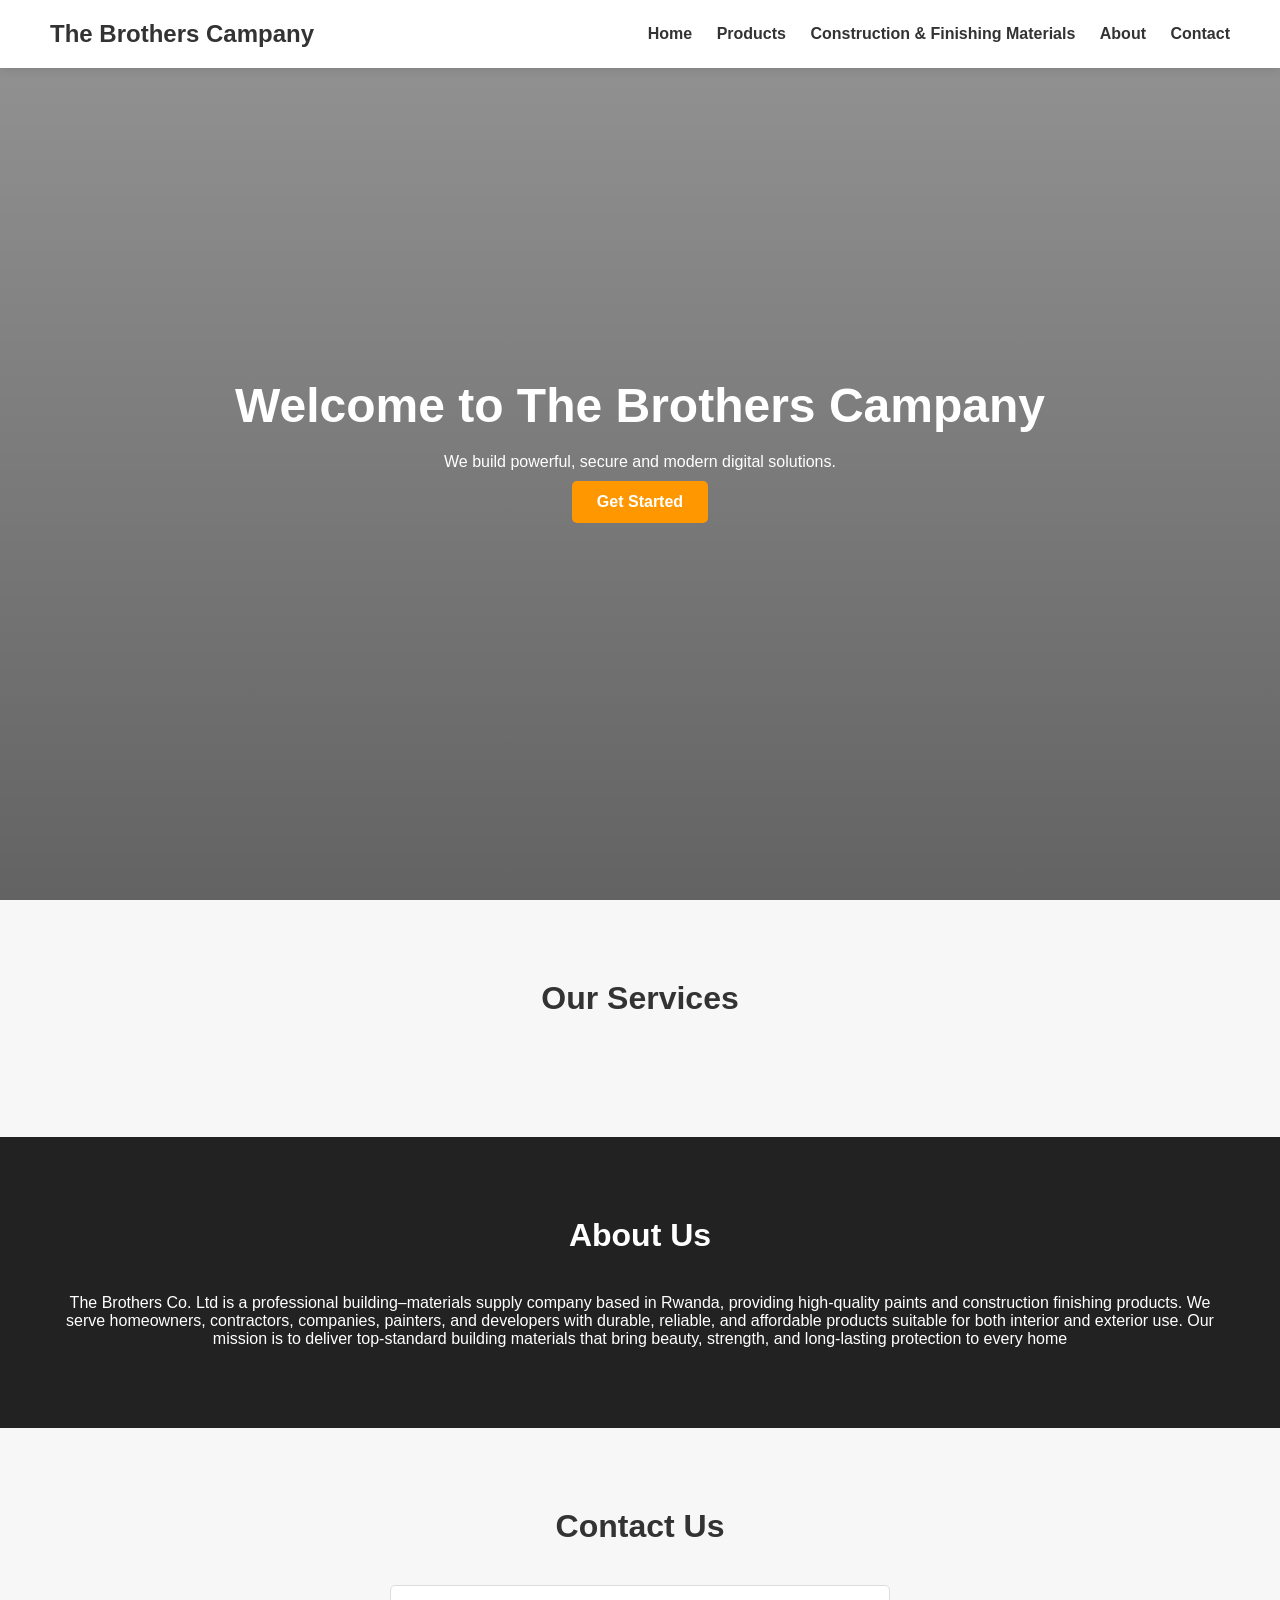
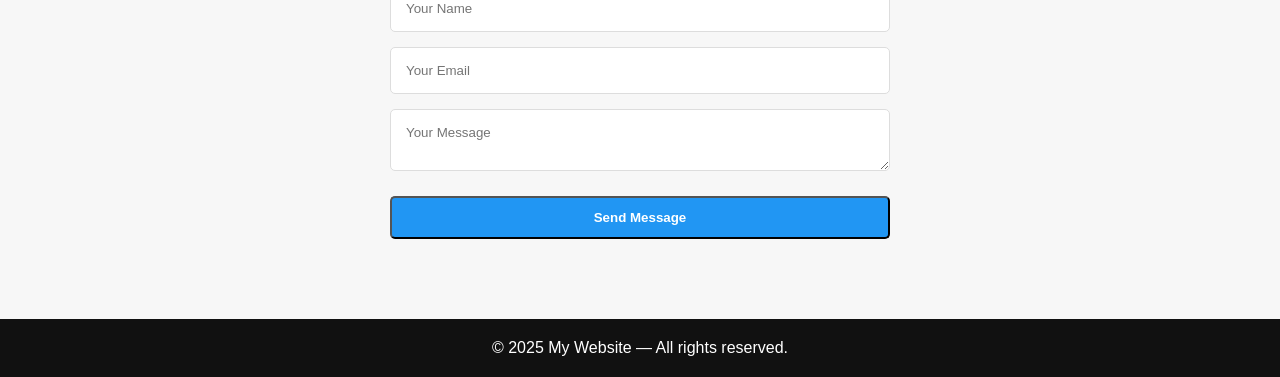
<file: index.html>
<!DOCTYPE html>
<html lang="en">
<head>
    <meta charset="UTF-8" />
    <meta name="viewport" content="width=device-width, initial-scale=1.0" />
    <title>The Brothers Campany</title>
    <link rel="stylesheet" href="index.css" />
</head>

<body>
    <!-- NAVBAR -->
    <header class="navbar">
        <h2 class="logo">The Brothers Campany</h2>
        <nav>
            <a href="#home">Home</a>
          <a href="product.html">Products</a>
          <a href="construction.html">Construction & Finishing Materials</a>
            <a href="#about">About</a>

            <a href="#contact">Contact</a>
        </nav>
    </header>

    <!-- HERO SECTION -->
    <section id="home" class="hero">
        <div class="hero-text">
            <h1>Welcome to The Brothers Campany</h1>
            <p>We build powerful, secure and modern digital solutions.</p>
            <a href="#services" class="btn">Get Started</a>
        </div>
    </section>

    <!-- SERVICES SECTION -->
    <section id="services" class="section">
        <h2 class="section-title">Our Services</h2>

        
    </section>

    <!-- ABOUT SECTION -->
    <section id="about" class="section dark">
        <h2 class="section-title">About Us</h2>
        <p class="about-text">
           The Brothers Co. Ltd is a professional building–materials supply company based in Rwanda, providing high-quality paints and construction finishing products.
We serve homeowners, contractors, companies, painters, and developers with durable, reliable, and affordable products suitable for both interior and exterior use.

Our mission is to deliver top-standard building materials that bring beauty, strength, and long-lasting protection to every home
        </p>
    </section>

    <!-- CONTACT SECTION -->
    <section id="contact" class="section">
        <h2 class="section-title">Contact Us</h2>

        <form class="contact-form">
            <input type="text" placeholder="Your Name" required />
            <input type="email" placeholder="Your Email" required />
            <textarea placeholder="Your Message" required></textarea>
            <button type="submit" class="btn">Send Message</button>
        </form>
    </section>

    <!-- FOOTER -->
    <footer class="footer">
        <p>© 2025 My Website — All rights reserved.</p>
    </footer>
</body>
</html>
</file>
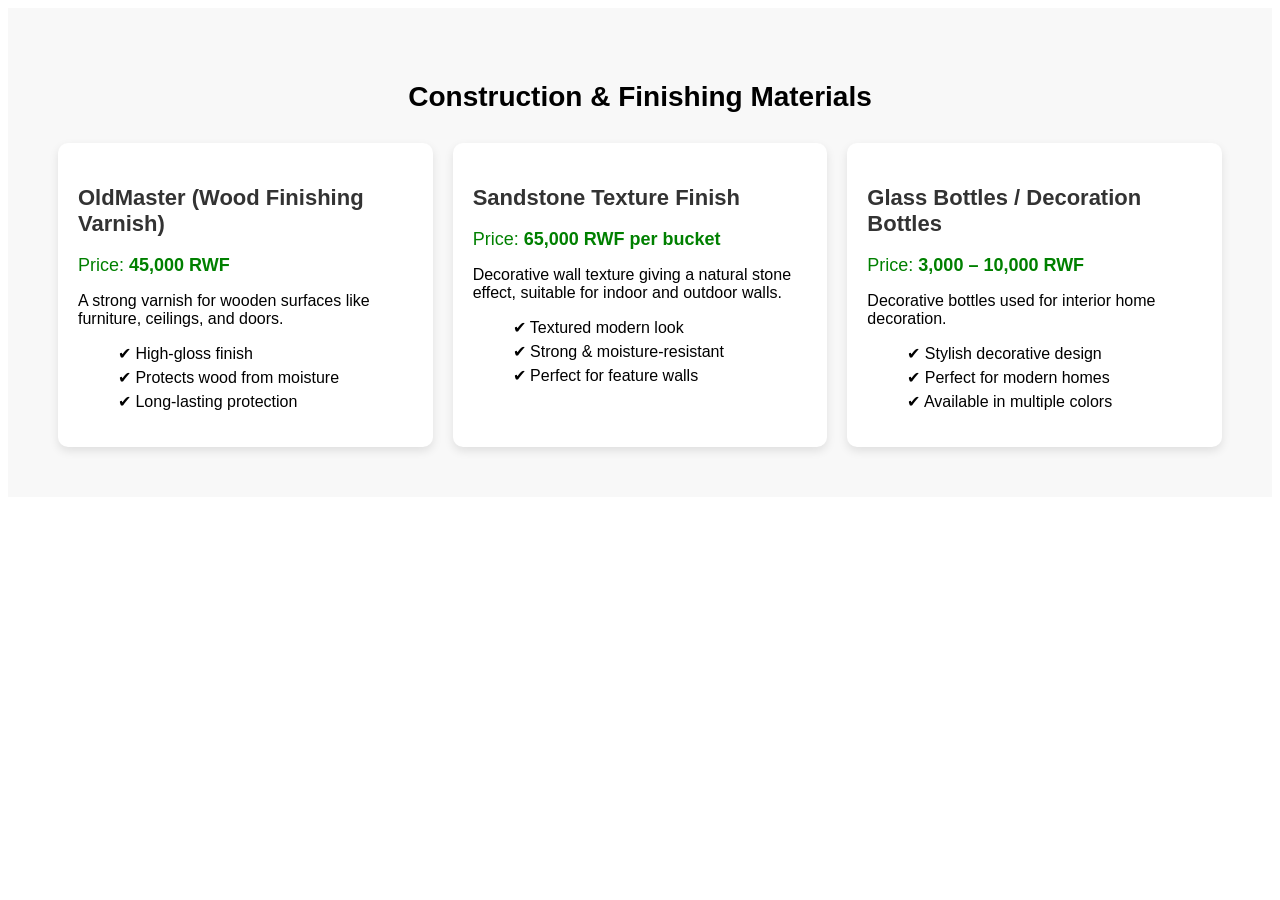
<file: construction.html>
<!DOCTYPE html>
<html lang="en">
<head>
    <meta charset="UTF-8">
    <meta name="viewport" content="width=device-width, initial-scale=1.0">
    <title>Construction & Finishing Materials</title>

    <style>
        .products-section {
            padding: 50px;
            background: #f8f8f8;
            font-family: Arial, sans-serif;
        }

        .section-title {
            text-align: center;
            font-size: 28px;
            margin-bottom: 30px;
            font-weight: bold;
        }

        .products-container {
            display: grid;
            grid-template-columns: repeat(auto-fit, minmax(280px, 1fr));
            gap: 20px;
        }

        .product-card {
            background: #fff;
            padding: 20px;
            border-radius: 10px;
            box-shadow: 0 4px 10px rgba(0,0,0,0.1);
        }

        .product-card h3 {
            margin-bottom: 10px;
            font-size: 22px;
            color: #333;
        }

        .price {
            font-size: 18px;
            color: #008000;
            margin-bottom: 10px;
        }

        .features li {
            margin: 5px 0;
            list-style: none;
        }
    </style>
</head>

<body>

<!-- Construction & Finishing Materials -->
<section class="products-section">
    <h2 class="section-title">Construction & Finishing Materials</h2>

    <div class="products-container">

        <!-- 6️⃣ OldMaster Wood Finishing Varnish -->
        <div class="product-card">
            <h3>OldMaster (Wood Finishing Varnish)</h3>
            <p class="price">Price: <strong>45,000 RWF</strong></p>
            <p>A strong varnish for wooden surfaces like furniture, ceilings, and doors.</p>

            <ul class="features">
                <li>✔ High-gloss finish</li>
                <li>✔ Protects wood from moisture</li>
                <li>✔ Long-lasting protection</li>
            </ul>
        </div>

        <!-- 7️⃣ Sandstone Texture Finish -->
        <div class="product-card">
            <h3>Sandstone Texture Finish</h3>
            <p class="price">Price: <strong>65,000 RWF per bucket</strong></p>
            <p>Decorative wall texture giving a natural stone effect, suitable for indoor and outdoor walls.</p>

            <ul class="features">
                <li>✔ Textured modern look</li>
                <li>✔ Strong & moisture-resistant</li>
                <li>✔ Perfect for feature walls</li>
            </ul>
        </div>

        <!-- 8️⃣ Glass Decoration Bottles -->
        <div class="product-card">
            <h3>Glass Bottles / Decoration Bottles</h3>
            <p class="price">Price: <strong>3,000 – 10,000 RWF</strong></p>
            <p>Decorative bottles used for interior home decoration.</p>

            <ul class="features">
                <li>✔ Stylish decorative design</li>
                <li>✔ Perfect for modern homes</li>
                <li>✔ Available in multiple colors</li>
            </ul>
        </div>

    </div>
</section>

</body>
</html>
</file>
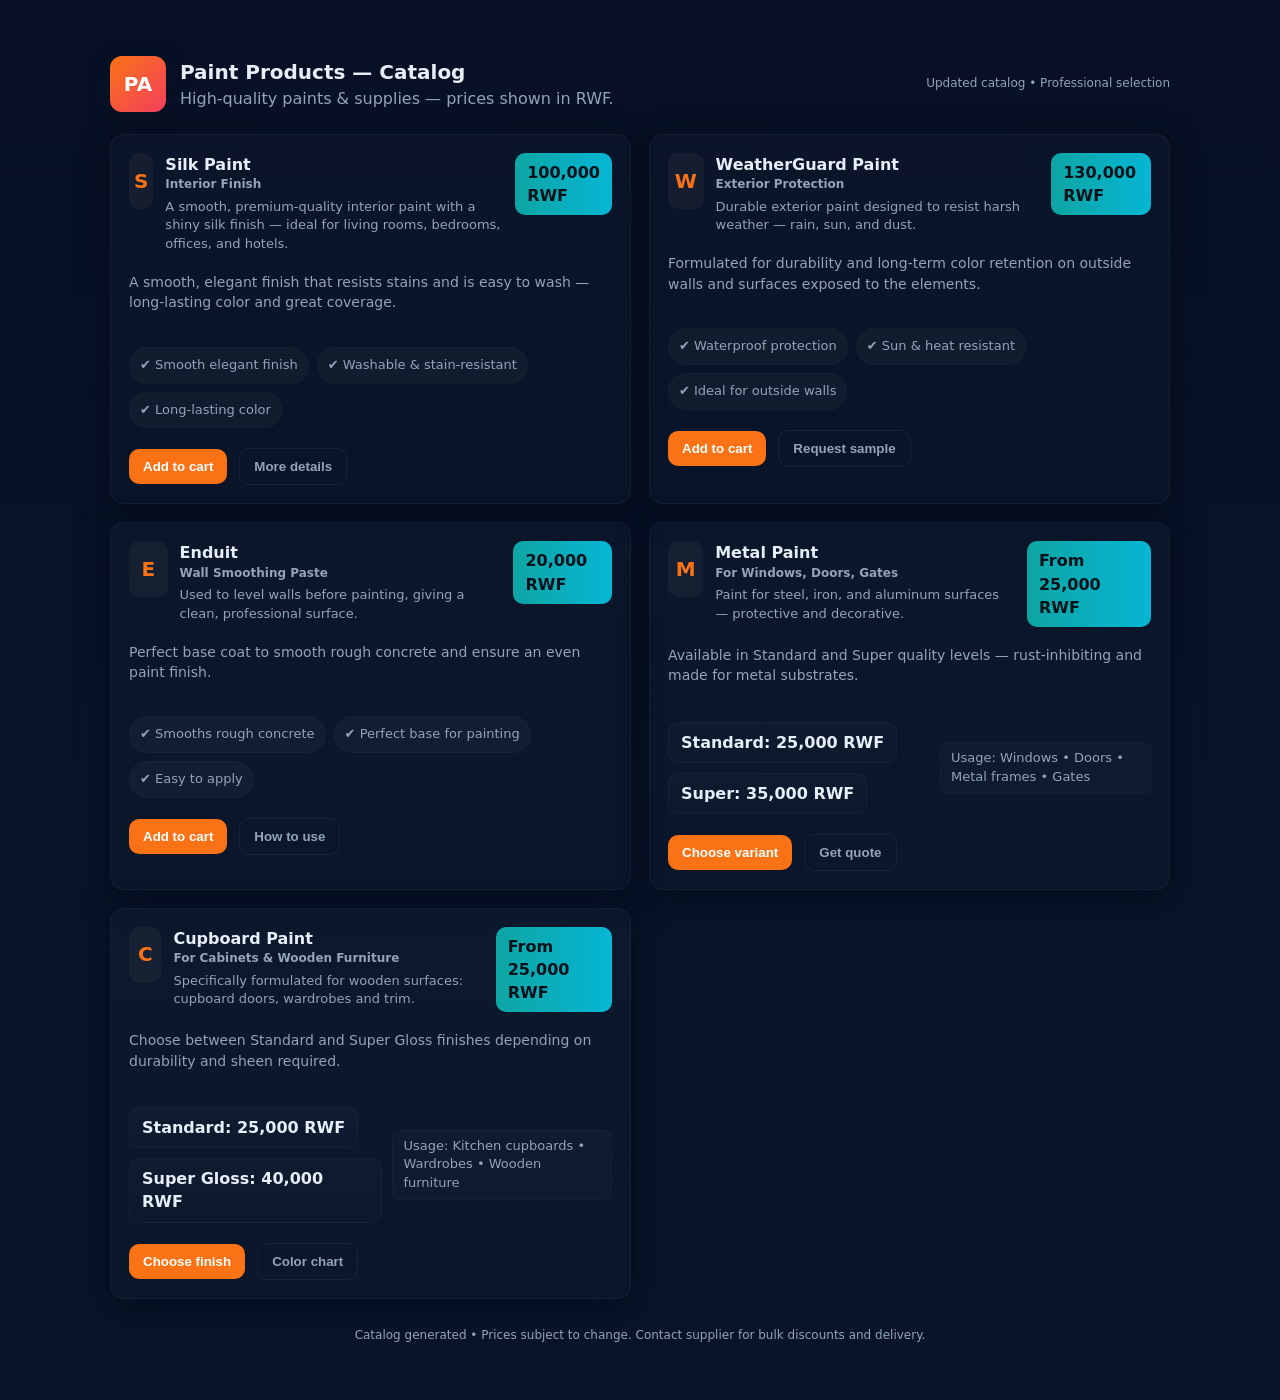
<file: product.html>
<!doctype html>
<html lang="en">
<head>
  <meta charset="utf-8" />
  <meta name="viewport" content="width=device-width,initial-scale=1" />
  <title>Paint Products Catalog</title>
  <style>
    :root{
      --bg:#0f1724; --card:#0b1220; --muted:#94a3b8; --accent:#f97316; --glass: rgba(255,255,255,0.04);
      --card-radius:14px;
      font-family: Inter, ui-sans-serif, system-ui, -apple-system, "Segoe UI", Roboto, "Helvetica Neue", Arial;
    }
    *{box-sizing:border-box}
    body{margin:0;background:linear-gradient(180deg,#071024 0%, #081428 60%);color:#e6eef8;line-height:1.45}
    .container{max-width:1100px;margin:36px auto;padding:20px}

    header{display:flex;align-items:center;justify-content:space-between;gap:12px}
    .brand{display:flex;gap:14px;align-items:center}
    .logo{width:56px;height:56px;border-radius:12px;background:linear-gradient(135deg,var(--accent),#f43f5e);display:flex;align-items:center;justify-content:center;font-weight:700;color:white;font-size:20px;box-shadow:0 6px 20px rgba(15,20,36,0.6)}
    h1{font-size:20px;margin:0}
    p.lead{margin:0;color:var(--muted)}

    .grid{display:grid;grid-template-columns:repeat(2,1fr);gap:18px;margin-top:22px}
    @media (max-width:820px){.grid{grid-template-columns:1fr}}

    .card{background:linear-gradient(180deg, rgba(255,255,255,0.02), rgba(255,255,255,0.01));border:1px solid rgba(255,255,255,0.04);padding:18px;border-radius:var(--card-radius);box-shadow:0 6px 30px rgba(2,6,23,0.6);display:flex;flex-direction:column;gap:12px}

    .card .top{display:flex;align-items:flex-start;gap:12px}
    .icon{width:56px;height:56px;border-radius:10px;display:grid;place-items:center;background:var(--glass);color:var(--accent);font-weight:700;font-size:20px}
    .title{font-size:16px;margin:0}
    .subtitle{color:var(--muted);font-size:13px;margin-top:4px}

    .price{margin-left:auto;font-weight:800;background:linear-gradient(90deg,#0ea5a3,#06b6d4);padding:8px 12px;border-radius:10px;color:#02111a}

    .desc{color:var(--muted);font-size:14px;margin-top:6px}

    .features{display:flex;flex-wrap:wrap;gap:8px;margin-top:8px}
    .chip{background:rgba(255,255,255,0.03);padding:8px 10px;border-radius:999px;border:1px solid rgba(255,255,255,0.02);font-size:13px;color:var(--muted)}

    .meta{display:flex;gap:10px;align-items:center;margin-top:10px}
    .tag{font-size:13px;padding:6px 10px;border-radius:8px;background:rgba(255,255,255,0.02);border:1px solid rgba(255,255,255,0.02);color:var(--muted)}

    .footer{display:flex;gap:12px;align-items:center;margin-top:8px}
    .btn{background:var(--accent);color:white;padding:10px 14px;border-radius:10px;border:none;cursor:pointer;font-weight:700}
    .btn.ghost{background:transparent;border:1px solid rgba(255,255,255,0.06);color:var(--muted)}

    /* special layout for multi-price products */
    .prices-grid{display:flex;gap:10px;flex-wrap:wrap}
    .price-card{background:linear-gradient(180deg, rgba(255,255,255,0.02), rgba(255,255,255,0.01));padding:8px 12px;border-radius:10px;border:1px solid rgba(255,255,255,0.03);font-weight:700}

    /* small print */
    small{display:block;color:var(--muted);font-size:12px}

  </style>
</head>
<body>
  <div class="container">
    <header>
      <div class="brand">
        <div class="logo">PA</div>
        <div>
          <h1>Paint Products — Catalog</h1>
          <p class="lead">High-quality paints & supplies — prices shown in RWF.</p>
        </div>
      </div>
      <div>
        <small>Updated catalog • Professional selection</small>
      </div>
    </header>

    <main class="grid" role="list">

      <!-- Silk Paint -->
      <article class="card" role="listitem">
        <div class="top">
          <div class="icon">S</div>
          <div>
            <h2 class="title">Silk Paint <small>Interior Finish</small></h2>
            <div class="subtitle">A smooth, premium-quality interior paint with a shiny silk finish — ideal for living rooms, bedrooms, offices, and hotels.</div>
          </div>
          <div class="price">100,000 RWF</div>
        </div>
        <p class="desc">A smooth, elegant finish that resists stains and is easy to wash — long-lasting color and great coverage.</p>

        <div class="features">
          <span class="chip">✔ Smooth elegant finish</span>
          <span class="chip">✔ Washable & stain-resistant</span>
          <span class="chip">✔ Long-lasting color</span>
        </div>

        <div class="footer">
          <button class="btn">Add to cart</button>
          <button class="btn ghost">More details</button>
        </div>
      </article>

      <!-- WeatherGuard Paint -->
      <article class="card" role="listitem">
        <div class="top">
          <div class="icon">W</div>
          <div>
            <h2 class="title">WeatherGuard Paint <small>Exterior Protection</small></h2>
            <div class="subtitle">Durable exterior paint designed to resist harsh weather — rain, sun, and dust.</div>
          </div>
          <div class="price">130,000 RWF</div>
        </div>

        <p class="desc">Formulated for durability and long-term color retention on outside walls and surfaces exposed to the elements.</p>

        <div class="features">
          <span class="chip">✔ Waterproof protection</span>
          <span class="chip">✔ Sun & heat resistant</span>
          <span class="chip">✔ Ideal for outside walls</span>
        </div>

        <div class="footer">
          <button class="btn">Add to cart</button>
          <button class="btn ghost">Request sample</button>
        </div>
      </article>

      <!-- Enduit -->
      <article class="card" role="listitem">
        <div class="top">
          <div class="icon">E</div>
          <div>
            <h2 class="title">Enduit <small>Wall Smoothing Paste</small></h2>
            <div class="subtitle">Used to level walls before painting, giving a clean, professional surface.</div>
          </div>
          <div class="price">20,000 RWF</div>
        </div>

        <p class="desc">Perfect base coat to smooth rough concrete and ensure an even paint finish.</p>

        <div class="features">
          <span class="chip">✔ Smooths rough concrete</span>
          <span class="chip">✔ Perfect base for painting</span>
          <span class="chip">✔ Easy to apply</span>
        </div>

        <div class="footer">
          <button class="btn">Add to cart</button>
          <button class="btn ghost">How to use</button>
        </div>
      </article>

      <!-- Metal Paint -->
      <article class="card" role="listitem">
        <div class="top">
          <div class="icon">M</div>
          <div>
            <h2 class="title">Metal Paint <small>For Windows, Doors, Gates</small></h2>
            <div class="subtitle">Paint for steel, iron, and aluminum surfaces — protective and decorative.</div>
          </div>
          <div class="price">From 25,000 RWF</div>
        </div>

        <p class="desc">Available in Standard and Super quality levels — rust-inhibiting and made for metal substrates.</p>

        <div class="meta">
          <div class="prices-grid">
            <div class="price-card">Standard: 25,000 RWF</div>
            <div class="price-card">Super: 35,000 RWF</div>
          </div>
          <div style="margin-left:auto" class="tag">Usage: Windows • Doors • Metal frames • Gates</div>
        </div>

        <div class="footer">
          <button class="btn">Choose variant</button>
          <button class="btn ghost">Get quote</button>
        </div>
      </article>

      <!-- Cupboard Paint -->
      <article class="card" role="listitem">
        <div class="top">
          <div class="icon">C</div>
          <div>
            <h2 class="title">Cupboard Paint <small>For Cabinets & Wooden Furniture</small></h2>
            <div class="subtitle">Specifically formulated for wooden surfaces: cupboard doors, wardrobes and trim.</div>
          </div>
          <div class="price">From 25,000 RWF</div>
        </div>

        <p class="desc">Choose between Standard and Super Gloss finishes depending on durability and sheen required.</p>

        <div class="meta">
          <div class="prices-grid">
            <div class="price-card">Standard: 25,000 RWF</div>
            <div class="price-card">Super Gloss: 40,000 RWF</div>
          </div>
          <div style="margin-left:auto" class="tag">Usage: Kitchen cupboards • Wardrobes • Wooden furniture</div>
        </div>

        <div class="footer">
          <button class="btn">Choose finish</button>
          <button class="btn ghost">Color chart</button>
        </div>
      </article>

    </main>

    <footer style="margin-top:28px;text-align:center;color:var(--muted)">
      <small>Catalog generated • Prices subject to change. Contact supplier for bulk discounts and delivery.</small>
    </footer>
  </div>
</body>
</html>
</file>
<file: index.css>
/* GENERAL */
* {
    margin: 0;
    padding: 0;
    font-family: Arial, sans-serif;
    box-sizing: border-box;
}

body {
    color: #333;
    background: #f7f7f7;
}

/* NAVBAR */
.navbar {
    width: 100%;
    padding: 20px 50px;
    display: flex;
    justify-content: space-between;
    align-items: center;
    background: white;
    box-shadow: 0 2px 10px rgba(0,0,0,0.1);
    position: fixed;
    top: 0;
    z-index: 999;
}

.navbar nav a {
    margin-left: 20px;
    text-decoration: none;
    font-weight: bold;
    color: #333;
}

.logo {
    font-size: 24px;
    font-weight: 800;
}

/* HERO SECTION */
.hero {
    height: 100vh;
    background: linear-gradient(rgba(0,0,0,0.4), rgba(0,0,0,0.6)), url("https://images.pexels.com/photos/3184465/pexels-photo-3184465.jpeg") center/cover no-repeat;
    display: flex;
    align-items: center;
    justify-content: center;
    text-align: center;
    color: white;
    padding: 0 20px;
}

.hero-text h1 {
    font-size: 48px;
    margin-bottom: 20px;
}

.btn {
    padding: 12px 25px;
    background: #ff9800;
    color: white;
    text-decoration: none;
    font-weight: bold;
    border-radius: 5px;
    margin-top: 10px;
    display: inline-block;
}

/* SECTIONS */
.section {
    padding: 80px 50px;
    text-align: center;
}

.section-title {
    font-size: 32px;
    margin-bottom: 40px;
}

.dark {
    background: #222;
    color: white;
}

/* SERVICES */
.services-container {
    display: flex;
    justify-content: center;
    gap: 20px;
    flex-wrap: wrap;
}

.service-card {
    width: 300px;
    padding: 25px;
    background: white;
    border-radius: 10px;
    box-shadow: 0 4px 10px rgba(0,0,0,0.1);
}

.service-card:hover {
    transform: scale(1.03);
    transition: 0.3s;
}

/* CONTACT FORM */
.contact-form {
    max-width: 500px;
    margin: 0 auto;
    display: flex;
    flex-direction: column;
    gap: 15px;
}

.contact-form input,
.contact-form textarea {
    width: 100%;
    padding: 15px;
    border-radius: 5px;
    border: 1px solid #ddd;
}

.contact-form button {
    background: #2196f3;
}

/* FOOTER */
.footer {
    padding: 20px;
    background: #111;
    color: white;
    text-align: center;
}
</file>
